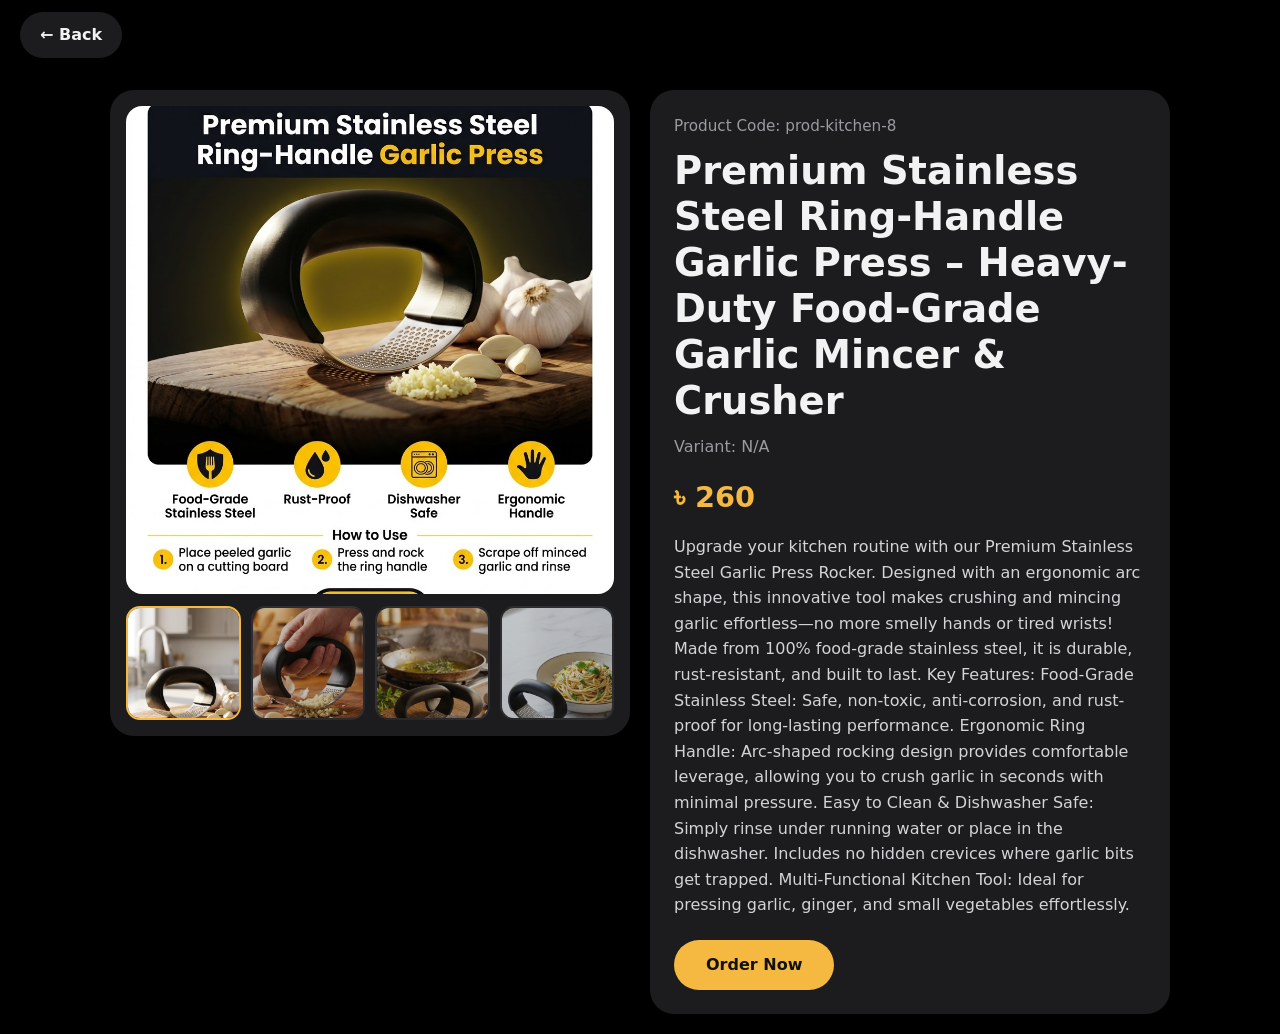
<file: products/prod-kitchen-8.html>
<!DOCTYPE html>
<html lang="en">
<head>
  <meta charset="UTF-8">
  <meta name="viewport" content="width=device-width, initial-scale=1">
  <title>Product Title | HALKA Shop BD</title>
  <link rel="stylesheet" href="product.css">
</head>
<body>

  <nav class="navbar">
    <a class="back-btn" href="https://halkashopbd.netlify.app/kitchen">&larr; Back</a>
  </nav>

  <main class="product-page">

    <section class="media">
      <div class="main-photo">
        <img id="mainPhoto" src="assets/prod-kitchen-8-main.jpg" alt="Product Title">
      </div>

      <div class="gallery">
        <button class="thumb active" type="button" data-full="assets/prod-kitchen-8-gallery-1.jpg">
          <img src="assets/prod-kitchen-8-gallery-1.jpg" alt="Product photo 1">
        </button>
        <button class="thumb" type="button" data-full="assets/product/gallery-2.jpg">
          <img src="assets/prod-kitchen-8-gallery-2.jpg" alt="Product photo 2">
        </button>
        <button class="thumb" type="button" data-full="assets/product/gallery-3.jpg">
          <img src="assets/prod-kitchen-8-gallery-3.jpg" alt="Product photo 3">
        </button>
        <button class="thumb" type="button" data-full="assets/product/gallery-4.jpg">
          <img src="assets/prod-kitchen-8-gallery-4.jpg" alt="Product photo 4">
        </button>
      </div>
    </section>

    <section class="info">
      <p class="product-code">Product Code: prod-kitchen-8</p>
      <h1 class="product-title">Premium Stainless Steel Ring-Handle Garlic Press – Heavy-Duty Food-Grade Garlic Mincer & Crusher</h1>
      <p class="product-variant">Variant: N/A</p>
      <p class="product-price">৳ 260</p>
      <p class="product-description">
        Upgrade your kitchen routine with our Premium Stainless Steel Garlic Press Rocker. Designed with an ergonomic arc shape, this innovative tool makes crushing and mincing garlic effortless—no more smelly hands or tired wrists! Made from 100% food-grade stainless steel, it is durable, rust-resistant, and built to last. ​Key Features: ​Food-Grade Stainless Steel: Safe, non-toxic, anti-corrosion, and rust-proof for long-lasting performance. ​Ergonomic Ring Handle: Arc-shaped rocking design provides comfortable leverage, allowing you to crush garlic in seconds with minimal pressure. ​Easy to Clean & Dishwasher Safe: Simply rinse under running water or place in the dishwasher. Includes no hidden crevices where garlic bits get trapped. ​Multi-Functional Kitchen Tool: Ideal for pressing garlic, ginger, and small vegetables effortlessly.
      </p>
      <a class="btn" href="https://forms.gle/6ZxvZkWXKB8McCLh9">Order Now</a>
    </section>

  </main>

  <script src="product.js"></script>
</body>
</html>
</file>
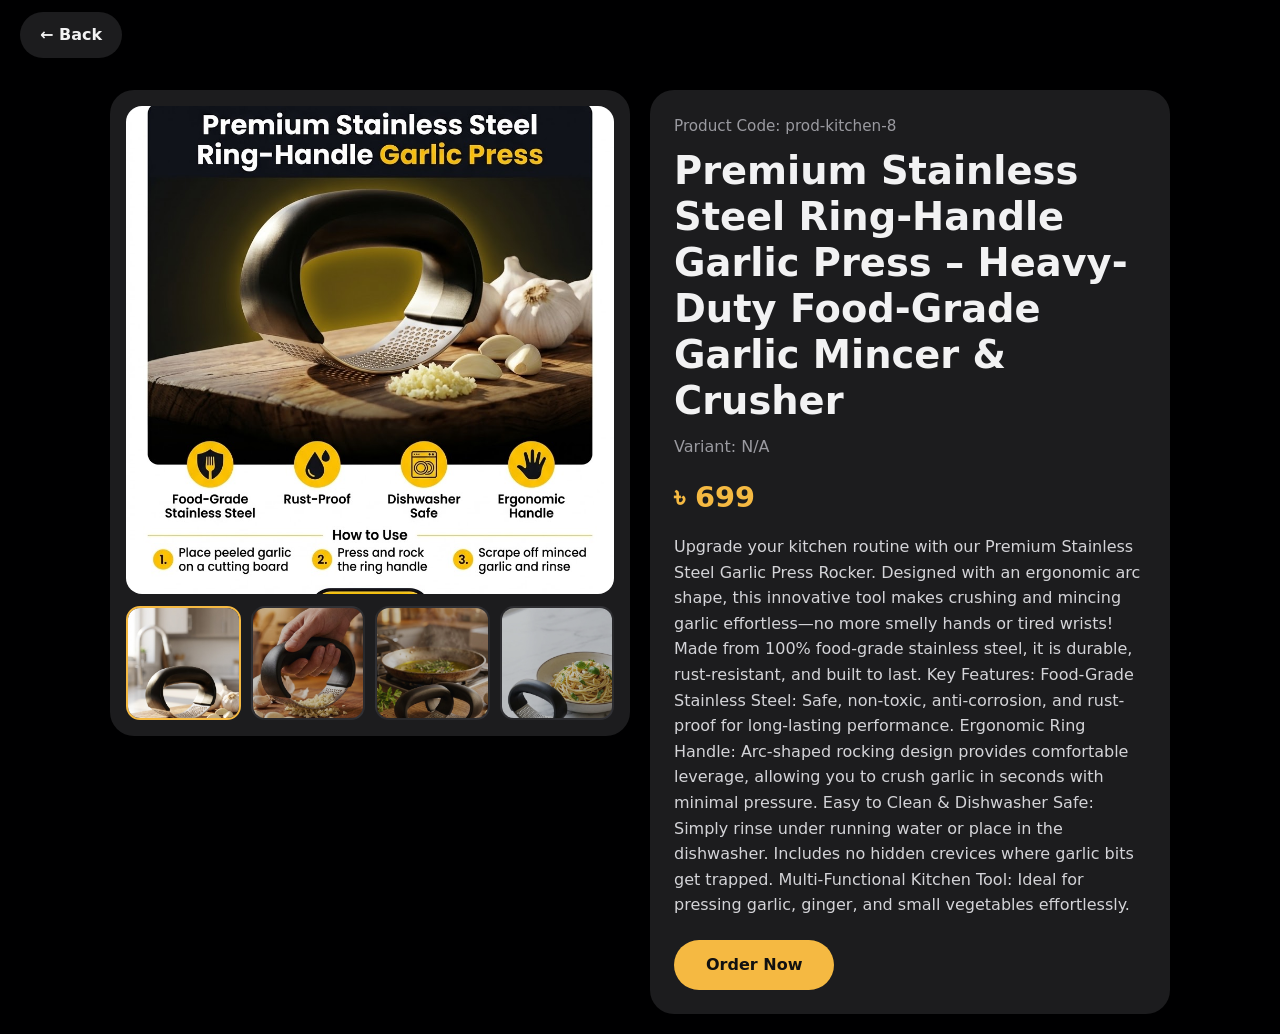
<file: products/prod-kitchen-9.html>
<!DOCTYPE html>
<html lang="en">
<head>
  <meta charset="UTF-8">
  <meta name="viewport" content="width=device-width, initial-scale=1">
  <title>Product Title | HALKA Shop BD</title>
  <link rel="stylesheet" href="product.css">
</head>
<body>

  <nav class="navbar">
    <a class="back-btn" href="https://halkashopbd.netlify.app/kitchen">&larr; Back</a>
  </nav>

  <main class="product-page">

    <section class="media">
      <div class="main-photo">
        <img id="mainPhoto" src="assets/prod-kitchen-8-main.jpg" alt="Product Title">
      </div>

      <div class="gallery">
        <button class="thumb active" type="button" data-full="assets/prod-kitchen-8-gallery-1.jpg">
          <img src="assets/prod-kitchen-8-gallery-1.jpg" alt="Product photo 1">
        </button>
        <button class="thumb" type="button" data-full="assets/product/gallery-2.jpg">
          <img src="assets/prod-kitchen-8-gallery-2.jpg" alt="Product photo 2">
        </button>
        <button class="thumb" type="button" data-full="assets/product/gallery-3.jpg">
          <img src="assets/prod-kitchen-8-gallery-3.jpg" alt="Product photo 3">
        </button>
        <button class="thumb" type="button" data-full="assets/product/gallery-4.jpg">
          <img src="assets/prod-kitchen-8-gallery-4.jpg" alt="Product photo 4">
        </button>
      </div>
    </section>

    <section class="info">
      <p class="product-code">Product Code: prod-kitchen-8</p>
      <h1 class="product-title">Premium Stainless Steel Ring-Handle Garlic Press – Heavy-Duty Food-Grade Garlic Mincer & Crusher</h1>
      <p class="product-variant">Variant: N/A</p>
      <p class="product-price">৳ 699</p>
      <p class="product-description">
        Upgrade your kitchen routine with our Premium Stainless Steel Garlic Press Rocker. Designed with an ergonomic arc shape, this innovative tool makes crushing and mincing garlic effortless—no more smelly hands or tired wrists! Made from 100% food-grade stainless steel, it is durable, rust-resistant, and built to last. ​Key Features: ​Food-Grade Stainless Steel: Safe, non-toxic, anti-corrosion, and rust-proof for long-lasting performance. ​Ergonomic Ring Handle: Arc-shaped rocking design provides comfortable leverage, allowing you to crush garlic in seconds with minimal pressure. ​Easy to Clean & Dishwasher Safe: Simply rinse under running water or place in the dishwasher. Includes no hidden crevices where garlic bits get trapped. ​Multi-Functional Kitchen Tool: Ideal for pressing garlic, ginger, and small vegetables effortlessly.
      </p>
      <a class="btn" href="https://forms.gle/6ZxvZkWXKB8McCLh9">Order Now</a>
    </section>

  </main>

  <script src="product.js"></script>
</body>
</html>
</file>
<file: products/product.css>
:root {
  --bg: #000001;
  --surface: #1c1c1e;
  --surface-2: #2a2a2d;
  --text: #f2f2f3;
  --muted: #9a9aa0;
  --accent: #f5b942;
  --radius: 24px;
  --gap: 20px;
}

*, *::before, *::after { box-sizing: border-box; }

body {
  margin: 0;
  background: var(--bg);
  color: var(--text);
  font-family: "Segoe UI", system-ui, -apple-system, Roboto, Arial, sans-serif;
  line-height: 1.6;
}

a:focus-visible, button:focus-visible { outline: 2px solid var(--accent); outline-offset: 3px; }

/* Navbar */
.navbar {
  position: sticky;
  top: 0;
  z-index: 10;
  padding: 12px var(--gap);
  background: var(--bg);
}
.back-btn {
  display: inline-flex;
  align-items: center;
  gap: 8px;
  padding: 10px 20px;
  border-radius: 999px;
  background: var(--surface);
  color: var(--text);
  font-weight: 600;
  text-decoration: none;
  transition: background 0.2s, color 0.2s;
}
.back-btn:hover { background: var(--accent); color: #111; }

/* Layout */
.product-page {
  margin: var(--gap);
  display: grid;
  grid-template-columns: 1fr;
  gap: var(--gap);
  max-width: 1100px;
  margin-inline: auto;
  padding-inline: var(--gap);
}

.media, .info {
  background: var(--surface);
  border-radius: var(--radius);
  padding: 16px;
}

/* Main photo + gallery */
.main-photo {
  aspect-ratio: 1 / 1;
  border-radius: calc(var(--radius) - 8px);
  overflow: hidden;
  background: linear-gradient(135deg, var(--surface-2), #3a3a3f);
}
.main-photo img { width: 100%; height: 100%; object-fit: cover; display: block; }

.gallery {
  margin-top: 12px;
  display: grid;
  grid-template-columns: repeat(4, 1fr);
  gap: 10px;
}
.thumb {
  padding: 0;
  aspect-ratio: 1 / 1;
  border: 2px solid transparent;
  border-radius: 14px;
  overflow: hidden;
  cursor: pointer;
  background: linear-gradient(135deg, var(--surface-2), #3a3a3f);
  transition: border-color 0.2s, opacity 0.2s;
  opacity: 0.75;
}
.thumb:hover { opacity: 1; }
.thumb.active { border-color: var(--accent); opacity: 1; }
.thumb img { width: 100%; height: 100%; object-fit: cover; display: block; }

/* Info */
.info { display: flex; flex-direction: column; gap: 10px; padding: 24px; }
.product-code { margin: 0; color: var(--muted); font-size: 0.95rem; }
.product-title { margin: 0; font-size: clamp(1.6rem, 4vw, 2.4rem); line-height: 1.2; }
.product-variant { margin: 0; color: var(--muted); }
.product-price { margin: 4px 0; color: var(--accent); font-size: 1.8rem; font-weight: 800; }
.product-description { margin: 0 0 12px; color: #d4d4d8; }

.btn {
  align-self: flex-start;
  padding: 12px 32px;
  border-radius: 999px;
  background: var(--accent);
  color: #111;
  font-weight: 700;
  text-decoration: none;
  transition: background 0.2s, transform 0.2s;
}
.btn:hover { background: #ffd070; transform: translateY(-2px); }

/* Desktop: photos left, info right */
@media (min-width: 850px) {
  .product-page { grid-template-columns: 1fr 1fr; align-items: start; }
}

@media (prefers-reduced-motion: reduce) {
  .btn, .thumb, .back-btn { transition: none; }
  .btn:hover { transform: none; }
}
</file>
